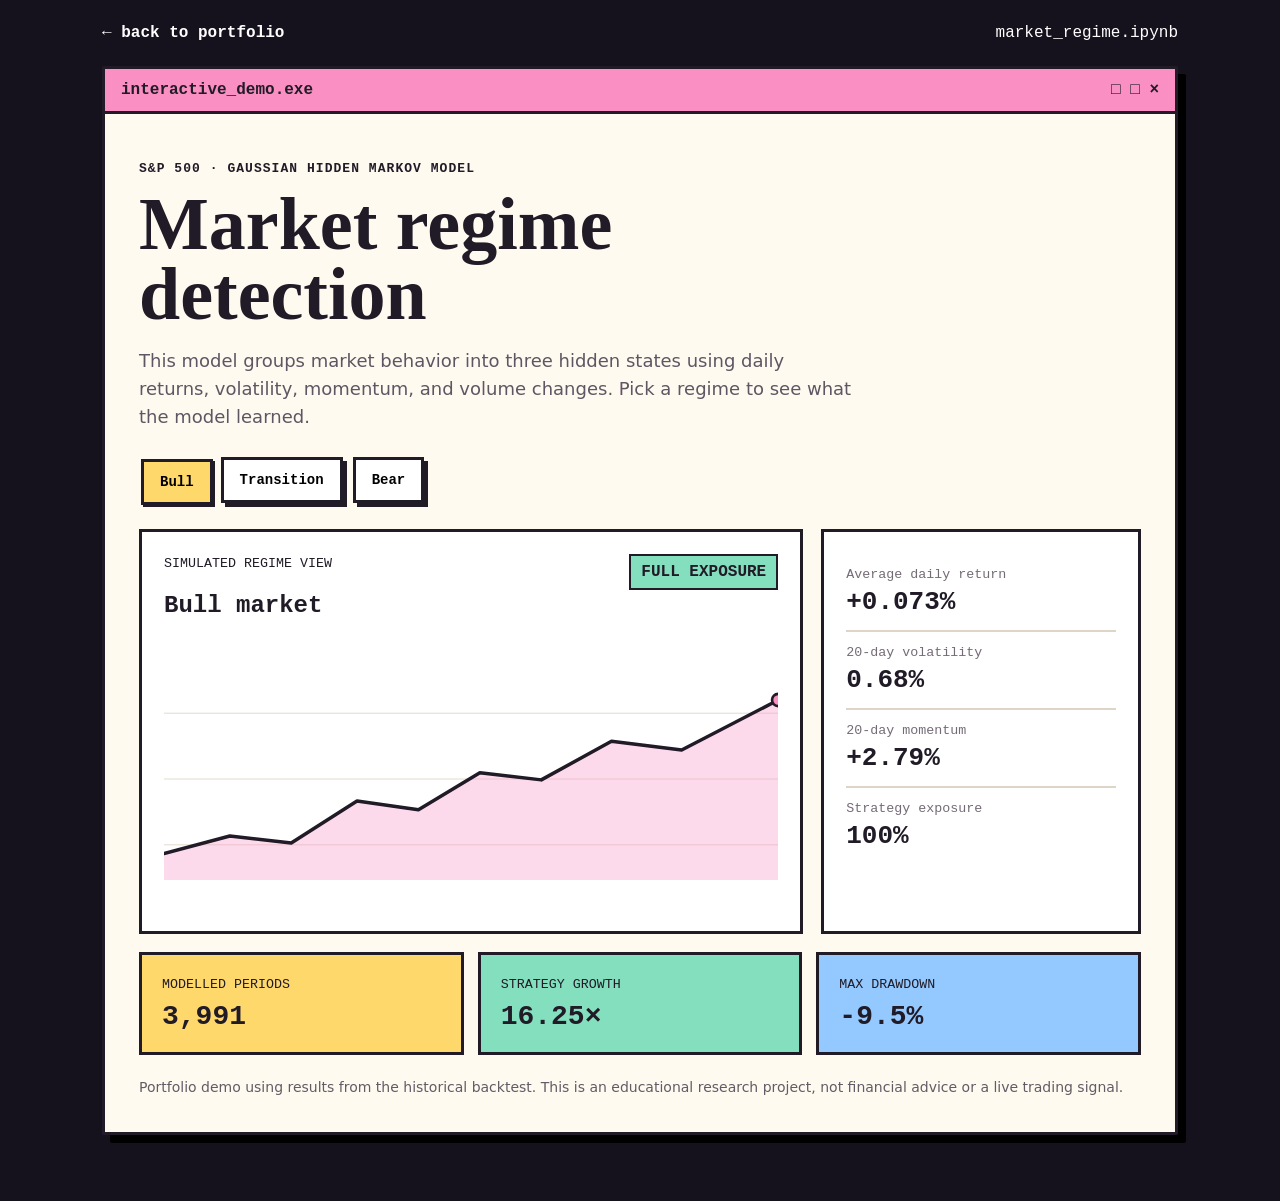
<file: market-regime-demo.html>
<!doctype html>
<html lang="en">
<head>
  <meta charset="utf-8">
  <meta name="viewport" content="width=device-width,initial-scale=1">
  <meta name="description" content="Interactive demo of Oluchi Muoguilim's S&P 500 market regime detection project.">
  <meta name="theme-color" content="#16121d">
  <title>Market Regime Detection Demo | Oluchi Muoguilim</title>
  <style>
    :root{--ink:#211b27;--paper:#fffaf0;--pink:#f98fc2;--mint:#83dfbd;--blue:#93c9ff;--yellow:#ffd86b;--line:3px solid var(--ink)}
    *{box-sizing:border-box}
    body{margin:0;background:#16121d;color:var(--ink);font-family:ui-monospace,SFMono-Regular,Menlo,Monaco,Consolas,monospace}
    a{color:inherit}
    header{max-width:1120px;margin:auto;padding:24px 22px;display:flex;justify-content:space-between;color:#fff}
    header a{text-decoration:none;font-weight:800}
    main{max-width:1120px;margin:0 auto 60px;padding:0 22px}
    .window{background:var(--paper);border:var(--line);box-shadow:8px 8px 0 #000;border-radius:2px;overflow:hidden}
    .bar{background:var(--pink);border-bottom:var(--line);padding:12px 16px;display:flex;justify-content:space-between;font-weight:900}
    .hero{padding:34px}
    .eyebrow{font-size:13px;font-weight:900;letter-spacing:.08em}
    h1{font-family:Georgia,serif;font-size:clamp(36px,7vw,74px);line-height:.94;margin:14px 0}
    .intro{max-width:720px;font:18px/1.55 system-ui,sans-serif;color:#5f5663}
    .controls{display:flex;flex-wrap:wrap;gap:10px;margin:26px 0}
    button{font:800 14px ui-monospace,monospace;border:var(--line);padding:12px 16px;background:#fff;box-shadow:4px 4px 0 var(--ink);cursor:pointer}
    button.active{background:var(--yellow);transform:translate(2px,2px);box-shadow:2px 2px 0 var(--ink)}
    .panel{display:grid;grid-template-columns:1.35fr .65fr;gap:18px;margin-top:18px}
    .chart,.side{border:var(--line);background:#fff;padding:22px}
    .chart-head{display:flex;justify-content:space-between;gap:20px;align-items:start}
    .badge{padding:7px 10px;border:2px solid var(--ink);background:var(--mint);font-weight:900}
    svg{width:100%;height:250px;margin-top:15px}
    .grid{stroke:#ded5c8;stroke-width:1}
    .line{fill:none;stroke:var(--ink);stroke-width:4;stroke-linecap:round;stroke-linejoin:round}
    .area{fill:#f98fc255}
    .dot{fill:var(--pink);stroke:var(--ink);stroke-width:3}
    .metric{border-bottom:2px solid #ded5c8;padding:13px 0}
    .metric:last-child{border:0}
    .metric small{display:block;color:#746b76;margin-bottom:5px}
    .metric strong{font-size:26px}
    .results{display:grid;grid-template-columns:repeat(3,1fr);gap:14px;margin-top:18px}
    .result{border:var(--line);padding:20px;background:var(--yellow)}
    .result:nth-child(2){background:var(--mint)} .result:nth-child(3){background:var(--blue)}
    .result b{display:block;font-size:28px;margin-top:8px}
    .note{font:14px/1.5 system-ui,sans-serif;color:#635b65;margin:22px 0 0}
    @media(max-width:760px){.hero{padding:22px}.panel,.results{grid-template-columns:1fr}header{font-size:13px}.chart-head{display:block}.badge{display:inline-block;margin-top:8px}}
  </style>
</head>
<body>
<header><a href="index.html">← back to portfolio</a><span>market_regime.ipynb</span></header>
<main>
  <section class="window">
    <div class="bar"><span>interactive_demo.exe</span><span>□ □ ×</span></div>
    <div class="hero">
      <p class="eyebrow">S&amp;P 500 · GAUSSIAN HIDDEN MARKOV MODEL</p>
      <h1>Market regime<br>detection</h1>
      <p class="intro">This model groups market behavior into three hidden states using daily returns, volatility, momentum, and volume changes. Pick a regime to see what the model learned.</p>
      <div class="controls" role="group" aria-label="Choose a market regime">
        <button class="active" data-regime="bull">Bull</button>
        <button data-regime="transition">Transition</button>
        <button data-regime="bear">Bear</button>
      </div>
      <div class="panel">
        <div class="chart">
          <div class="chart-head"><div><small>SIMULATED REGIME VIEW</small><h2 id="title">Bull market</h2></div><span class="badge" id="badge">FULL EXPOSURE</span></div>
          <svg viewBox="0 0 700 250" role="img" aria-label="Illustrative market path">
            <g><line class="grid" x1="0" y1="50" x2="700" y2="50"/><line class="grid" x1="0" y1="125" x2="700" y2="125"/><line class="grid" x1="0" y1="200" x2="700" y2="200"/></g>
            <path class="area" id="area" d="M0 210 L75 190 L145 198 L220 150 L290 160 L360 118 L430 126 L510 82 L590 92 L700 35 L700 240 L0 240Z"/>
            <path class="line" id="path" d="M0 210 L75 190 L145 198 L220 150 L290 160 L360 118 L430 126 L510 82 L590 92 L700 35"/>
            <circle class="dot" id="dot" cx="700" cy="35" r="7"/>
          </svg>
        </div>
        <aside class="side">
          <div class="metric"><small>Average daily return</small><strong id="return">+0.073%</strong></div>
          <div class="metric"><small>20-day volatility</small><strong id="volatility">0.68%</strong></div>
          <div class="metric"><small>20-day momentum</small><strong id="momentum">+2.79%</strong></div>
          <div class="metric"><small>Strategy exposure</small><strong id="exposure">100%</strong></div>
        </aside>
      </div>
      <div class="results">
        <div class="result"><small>MODELLED PERIODS</small><b>3,991</b></div>
        <div class="result"><small>STRATEGY GROWTH</small><b>16.25×</b></div>
        <div class="result"><small>MAX DRAWDOWN</small><b>-9.5%</b></div>
      </div>
      <p class="note">Portfolio demo using results from the historical backtest. This is an educational research project, not financial advice or a live trading signal.</p>
    </div>
  </section>
</main>
<script>
const regimes={
 bull:{title:"Bull market",badge:"FULL EXPOSURE",ret:"+0.073%",vol:"0.68%",mom:"+2.79%",exp:"100%",color:"#83dfbd",path:"M0 210 L75 190 L145 198 L220 150 L290 160 L360 118 L430 126 L510 82 L590 92 L700 35",area:"M0 210 L75 190 L145 198 L220 150 L290 160 L360 118 L430 126 L510 82 L590 92 L700 35 L700 240 L0 240Z",y:35},
 transition:{title:"Transition market",badge:"HALF EXPOSURE",ret:"+0.185%",vol:"1.54%",mom:"-0.89%",exp:"50%",color:"#ffd86b",path:"M0 115 L75 82 L145 135 L220 98 L290 155 L360 102 L430 172 L510 128 L590 185 L700 145",area:"M0 115 L75 82 L145 135 L220 98 L290 155 L360 102 L430 172 L510 128 L590 185 L700 145 L700 240 L0 240Z",y:145},
 bear:{title:"Bear market",badge:"NO EXPOSURE",ret:"-0.537%",vol:"1.19%",mom:"-1.45%",exp:"0%",color:"#f98fc2",path:"M0 38 L75 65 L145 58 L220 105 L290 92 L360 148 L430 130 L510 182 L590 170 L700 220",area:"M0 38 L75 65 L145 58 L220 105 L290 92 L360 148 L430 130 L510 182 L590 170 L700 220 L700 240 L0 240Z",y:220}
};
document.querySelectorAll("button").forEach(button=>button.addEventListener("click",()=>{
 document.querySelectorAll("button").forEach(b=>b.classList.remove("active"));button.classList.add("active");
 const r=regimes[button.dataset.regime];
 title.textContent=r.title;badge.textContent=r.badge;badge.style.background=r.color;
 document.getElementById("return").textContent=r.ret;volatility.textContent=r.vol;momentum.textContent=r.mom;exposure.textContent=r.exp;
 path.setAttribute("d",r.path);area.setAttribute("d",r.area);area.style.fill=r.color+"66";dot.setAttribute("cy",r.y);dot.style.fill=r.color;
}));
</script>
</body>
</html>
</file>
